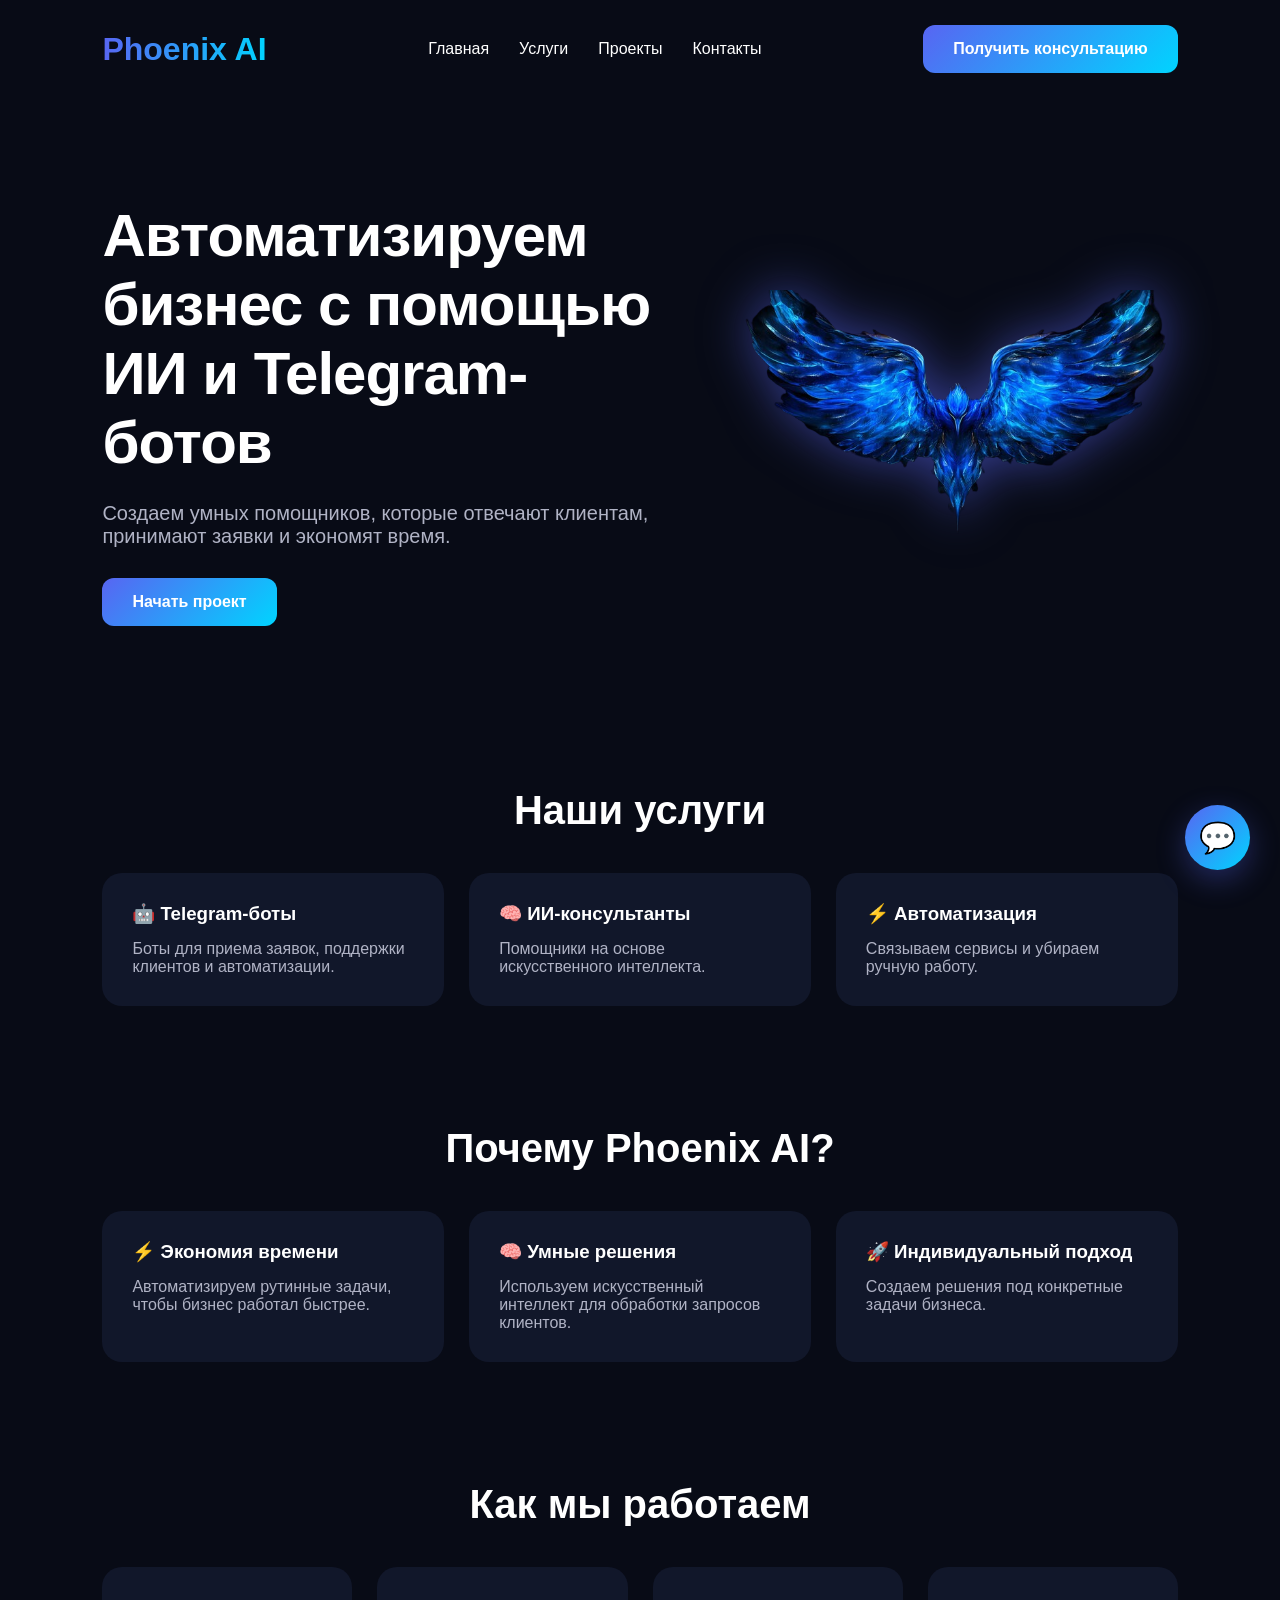
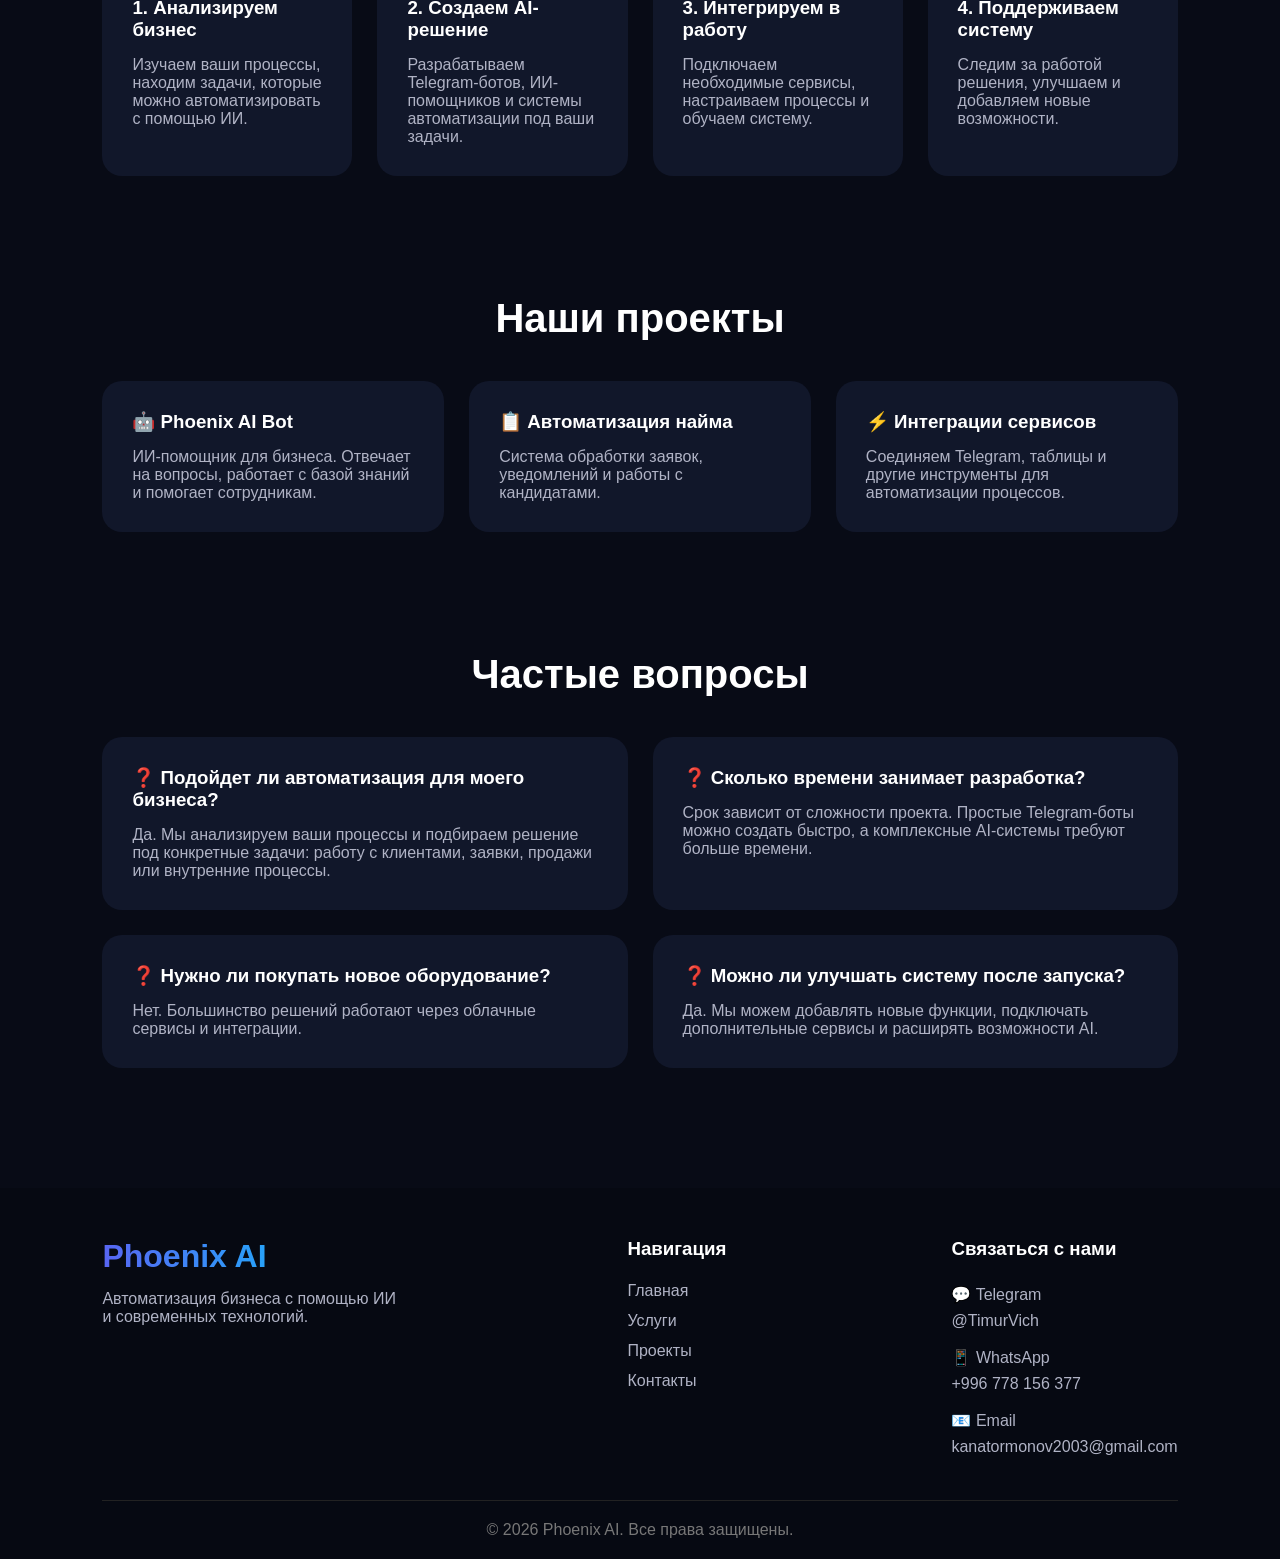
<file: index.html>
<!DOCTYPE html>
<html lang="ru">

<head>

    <meta charset="UTF-8">
    <meta name="viewport" content="width=device-width, initial-scale=1.0">

    <title>Phoenix AI — Автоматизация бизнеса</title>

    <link rel="stylesheet" href="css/style.css">

</head>


<body>


<header>


    <div class="logo">
        Phoenix AI
    </div>


    <nav>

    <a href="index.html">Главная</a>
    <a href="services.html">Услуги</a>
    <a href="projects.html">Проекты</a>
    <a href="contacts.html">Контакты</a>

</nav>

   <a href="https://forms.gle/KCaxCsBX9Lnig5Qx9" target="_blank">

<button class="main-btn">
    Получить консультацию
</button>

</a>
</header>




<section class="hero">


    <div class="hero-text">


        <h1>
    Автоматизируем бизнес
    с помощью ИИ и Telegram-ботов
        </h1>


        <p>
            Создаем умных помощников,
            которые отвечают клиентам,
            принимают заявки и экономят время.
        </p>


        <a href="https://forms.gle/jkhoKUyBxBMrserRA" target="_blank">

<button class="main-btn">
    Начать проект
</button>

</a>

    </div>

    <div class="hero-image">

    <img src="image/phoenix.png" alt="Phoenix AI">

</div>

</section>





<section class="services" id="services">


<h2>
Наши услуги
</h2>



<div class="cards">



<div class="card">

<h3>
🤖 Telegram-боты
</h3>

<p>
Боты для приема заявок,
поддержки клиентов и автоматизации.
</p>

</div>




<div class="card">

<h3>
🧠 ИИ-консультанты
</h3>

<p>
Помощники на основе искусственного интеллекта.
</p>

</div>




<div class="card">

<h3>
⚡ Автоматизация
</h3>

<p>
Связываем сервисы и убираем ручную работу.
</p>

</div>


</div>


</section>







<section class="advantages">


<h2>
Почему Phoenix AI?
</h2>



<div class="advantages-cards">



<div class="advantage">


<h3>
⚡ Экономия времени
</h3>


<p>
Автоматизируем рутинные задачи,
чтобы бизнес работал быстрее.
</p>


</div>





<div class="advantage">


<h3>
🧠 Умные решения
</h3>


<p>
Используем искусственный интеллект
для обработки запросов клиентов.
</p>


</div>





<div class="advantage">


<h3>
🚀 Индивидуальный подход
</h3>


<p>
Создаем решения под конкретные задачи бизнеса.
</p>


</div>



</div>


</section>


<section class="process">


<h2>
Как мы работаем
</h2>



<div class="process-cards">



<div class="process-card">

<h3>
1. Анализируем бизнес
</h3>

<p>
Изучаем ваши процессы,
находим задачи, которые можно
автоматизировать с помощью ИИ.
</p>

</div>




<div class="process-card">

<h3>
2. Создаем AI-решение
</h3>

<p>
Разрабатываем Telegram-ботов,
ИИ-помощников и системы автоматизации
под ваши задачи.
</p>

</div>




<div class="process-card">

<h3>
3. Интегрируем в работу
</h3>

<p>
Подключаем необходимые сервисы,
настраиваем процессы и обучаем систему.
</p>

</div>




<div class="process-card">

<h3>
4. Поддерживаем систему
</h3>

<p>
Следим за работой решения,
улучшаем и добавляем новые возможности.
</p>

</div>



</div>


</section>




<section class="projects" id="projects">


<h2>
Наши проекты
</h2>



<div class="projects-cards">



<div class="project">


<h3>
🤖 Phoenix AI Bot
</h3>


<p>
ИИ-помощник для бизнеса.
Отвечает на вопросы,
работает с базой знаний
и помогает сотрудникам.
</p>


</div>





<div class="project">


<h3>
📋 Автоматизация найма
</h3>


<p>
Система обработки заявок,
уведомлений и работы
с кандидатами.
</p>


</div>





<div class="project">


<h3>
⚡ Интеграции сервисов
</h3>


<p>
Соединяем Telegram,
таблицы и другие инструменты
для автоматизации процессов.
</p>


</div>



</div>


</section>

<section class="faq">


<h2>
Частые вопросы
</h2>



<div class="faq-cards">



<div class="faq-card">


<h3>
❓ Подойдет ли автоматизация для моего бизнеса?
</h3>


<p>
Да. Мы анализируем ваши процессы
и подбираем решение под конкретные задачи:
работу с клиентами, заявки, продажи или внутренние процессы.
</p>


</div>






<div class="faq-card">


<h3>
❓ Сколько времени занимает разработка?
</h3>


<p>
Срок зависит от сложности проекта.
Простые Telegram-боты можно создать быстро,
а комплексные AI-системы требуют больше времени.
</p>


</div>






<div class="faq-card">


<h3>
❓ Нужно ли покупать новое оборудование?
</h3>


<p>
Нет. Большинство решений работают
через облачные сервисы и интеграции.
</p>


</div>






<div class="faq-card">


<h3>
❓ Можно ли улучшать систему после запуска?
</h3>


<p>
Да. Мы можем добавлять новые функции,
подключать дополнительные сервисы
и расширять возможности AI.
</p>


</div>



</div>


</section>

<footer>


<div class="footer-container">



<div class="footer-logo">


<h2>
Phoenix AI
</h2>


<p>
Автоматизация бизнеса
с помощью ИИ и современных технологий.
</p>


</div>





<div class="footer-links">


<h3>
Навигация
</h3>


<a href="index.html">
Главная
</a>


<a href="services.html">
Услуги
</a>


<a href="projects.html">
Проекты
</a>


<a href="contacts.html">
Контакты
</a>


</div>






<div class="footer-contact">


<h3>
Связаться с нами
</h3>


<a href="https://t.me/TimurVich" target="_blank">

💬 Telegram

<br>

@TimurVich

</a>



<a href="https://wa.me/996778156377" target="_blank">

📱 WhatsApp

<br>

+996 778 156 377

</a>



<a href="mailto:kanatormonov2003@gmail.com">

📧 Email

<br>

kanatormonov2003@gmail.com

</a>


</div>



</div>





<div class="footer-bottom">


<p>
© 2026 Phoenix AI. Все права защищены.
</p>


</div>



</footer>

<div class="ai-chat-button">
    💬
</div>


<div class="ai-chat-window">

    <div class="chat-header">
        Phoenix AI
    </div>


    <div class="chat-body">
        <p>
        Здравствуйте! Я Phoenix AI.
        Чем могу помочь?
        </p>
    </div>


    <div class="chat-input">

        <input 
        type="text" 
        placeholder="Введите сообщение..."
        >

        <button>
        ➤
        </button>

    </div>

</div>


<script src="js/chat.js"></script>

</body>

</html>
</file>
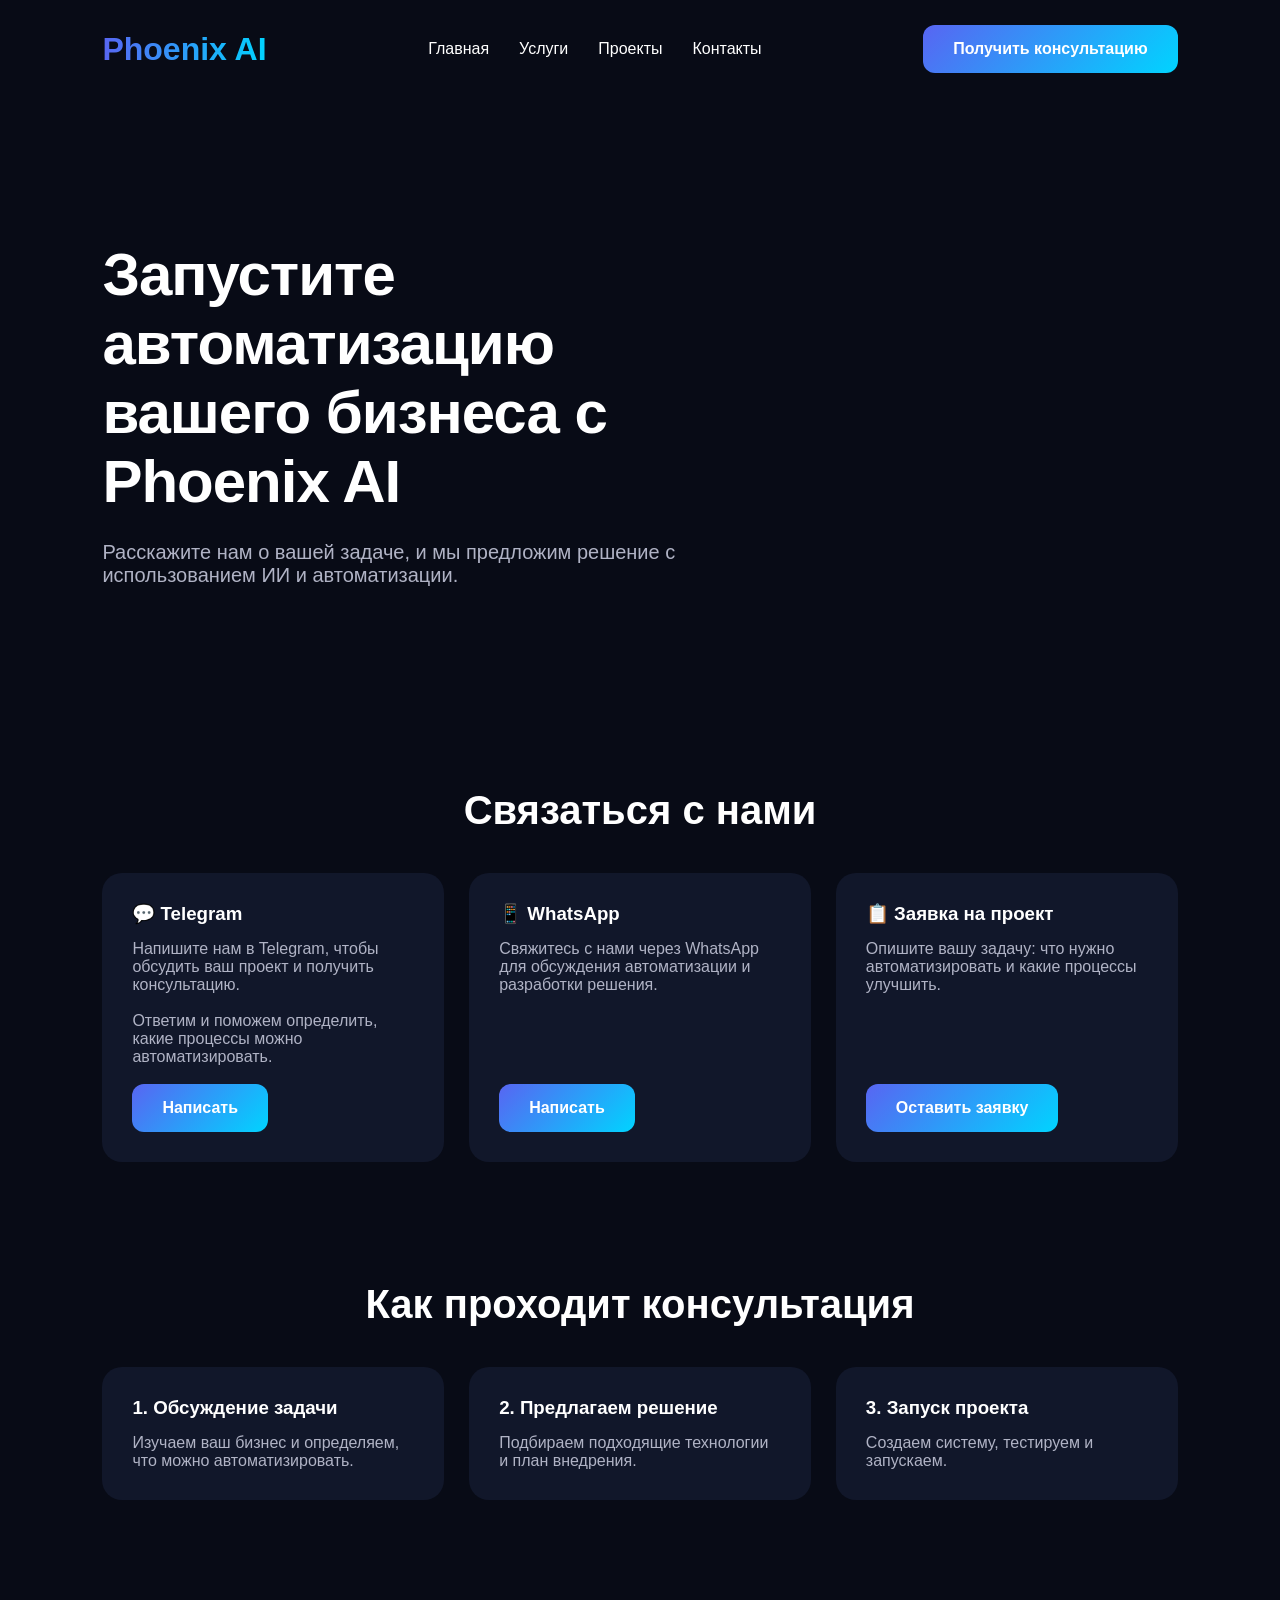
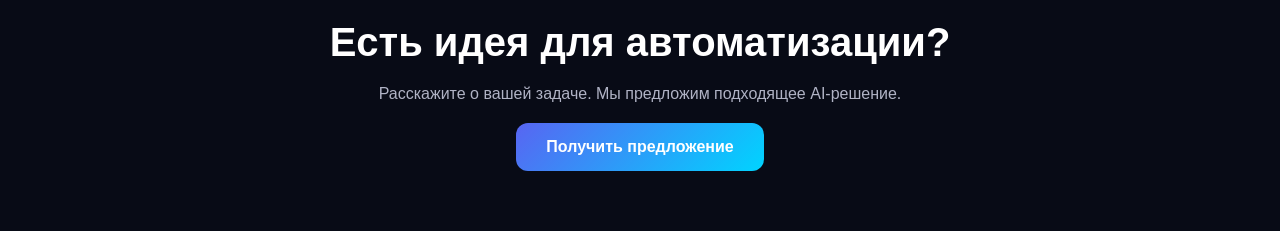
<file: contacts.html>
<!DOCTYPE html>
<html lang="ru">

<head>

    <meta charset="UTF-8">
    <meta name="viewport" content="width=device-width, initial-scale=1.0">

    <title>Phoenix AI — Контакты</title>

    <link rel="stylesheet" href="css/style.css">

</head>


<body>


<header>


    <div class="logo">
        Phoenix AI
    </div>


    <nav>

        <a href="index.html">Главная</a>
        <a href="services.html">Услуги</a>
        <a href="projects.html">Проекты</a>
        <a href="contacts.html">Контакты</a>

    </nav>


    <a href="contacts.html">

        <button class="main-btn">
            Получить консультацию
        </button>

    </a>


</header>







<section class="hero">


    <div class="hero-text">


        <h1>
    Запустите автоматизацию
    вашего бизнеса с Phoenix AI
</h1>

        <p>
            Расскажите нам о вашей задаче,
            и мы предложим решение
            с использованием ИИ
            и автоматизации.
        </p>


    </div>


</section>








<section class="services">


<h2>
Связаться с нами
</h2>



<div class="cards">





<div class="card">


<h3>
💬 Telegram
</h3>


<p>
Напишите нам в Telegram,
чтобы обсудить ваш проект
и получить консультацию.

<br><br>

Ответим и поможем определить,
какие процессы можно автоматизировать.
</p>


<br>


<a href="https://t.me/TimurVich" target="_blank">

<button class="main-btn">
Написать
</button>

</a>

</div>







<div class="card">


<h3>
📱 WhatsApp
</h3>


<p>
Свяжитесь с нами через WhatsApp
для обсуждения автоматизации
и разработки решения.
</p>


<br>


<a href="https://wa.me/996778156377" target="_blank">

<button class="main-btn">
Написать
</button>

</a>

</div>








<div class="card">


<h3>
📋 Заявка на проект
</h3>


<p>
Опишите вашу задачу:
что нужно автоматизировать
и какие процессы улучшить.
</p>


<br>


<a href="https://forms.gle/bDPc77UJMrY9WTk19" target="_blank">

<button class="main-btn">
Оставить заявку
</button>

</a>

</div>





</div>


</section>








<section class="advantages">


<h2>
Как проходит консультация
</h2>



<div class="advantages-cards">



<div class="advantage">


<h3>
1. Обсуждение задачи
</h3>


<p>
Изучаем ваш бизнес
и определяем,
что можно автоматизировать.
</p>


</div>





<div class="advantage">


<h3>
2. Предлагаем решение
</h3>


<p>
Подбираем подходящие технологии
и план внедрения.
</p>


</div>





<div class="advantage">


<h3>
3. Запуск проекта
</h3>


<p>
Создаем систему,
тестируем и запускаем.
</p>


</div>



</div>


</section>

<section class="cta">


<h2>
Есть идея для автоматизации?
</h2>


<p>
Расскажите о вашей задаче.
Мы предложим подходящее AI-решение.
</p>


<a href="https://forms.gle/bDPc77UJMrY9WTk19" target="_blank">

<button class="main-btn">
Получить предложение
</button>

</a>


</section>


</body>

</html>
</file>
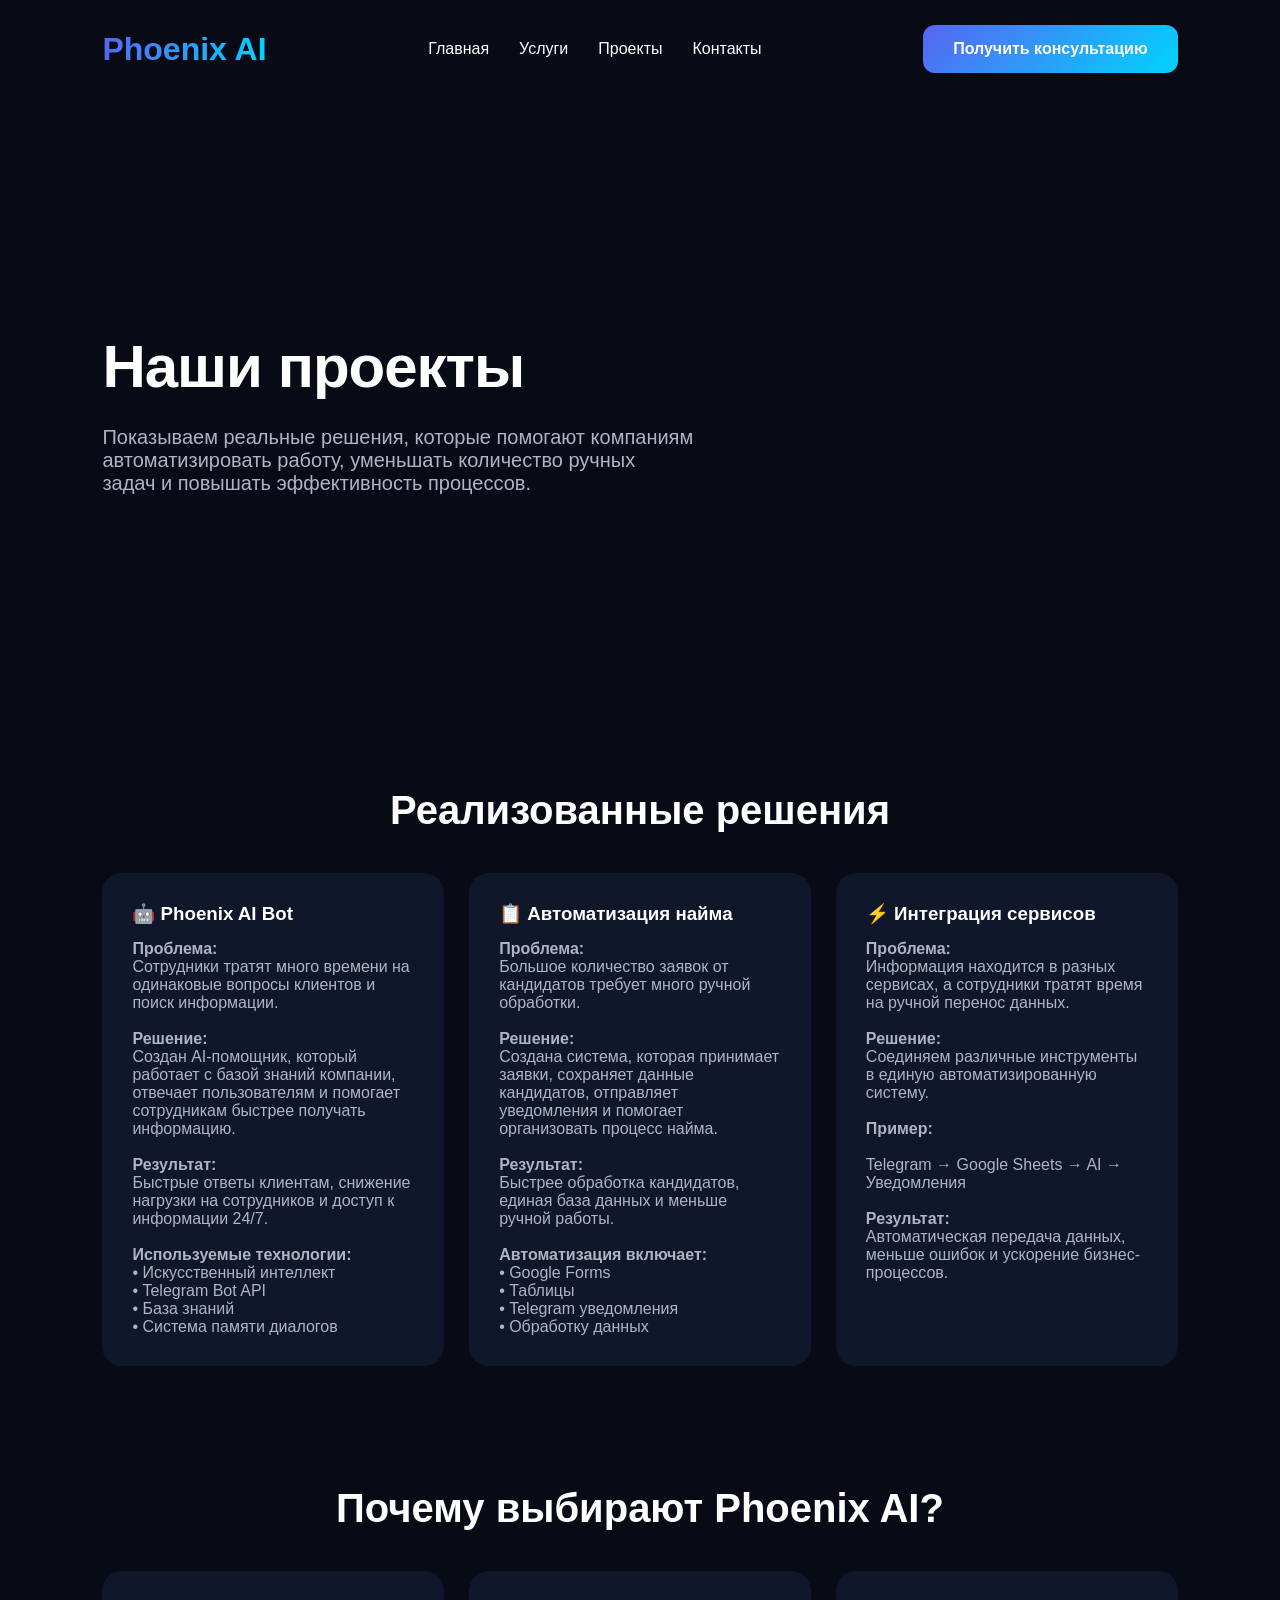
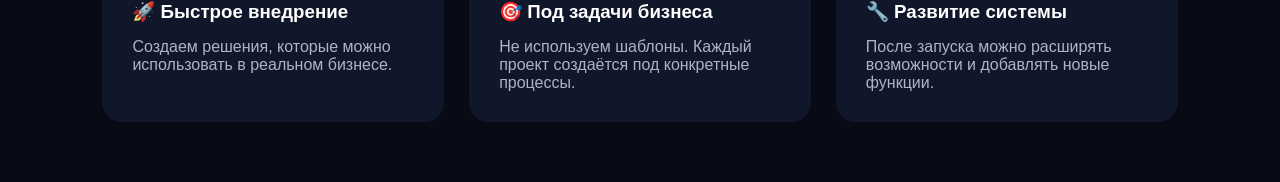
<file: projects.html>
<!DOCTYPE html>
<html lang="ru">

<head>

    <meta charset="UTF-8">
    <meta name="viewport" content="width=device-width, initial-scale=1.0">

    <title>Phoenix AI — Проекты</title>

    <link rel="stylesheet" href="css/style.css">

</head>


<body>


<header>


    <div class="logo">
        Phoenix AI
    </div>


    <nav>

        <a href="index.html">Главная</a>
        <a href="services.html">Услуги</a>
        <a href="projects.html">Проекты</a>
        <a href="contacts.html">Контакты</a>

    </nav>


    <a href="contacts.html">

        <button class="main-btn">
            Получить консультацию
        </button>

    </a>


</header>





<section class="hero">


    <div class="hero-text">


        <h1>
            Наши проекты
        </h1>


        <p>
Показываем реальные решения,
которые помогают компаниям автоматизировать
работу, уменьшать количество ручных задач
и повышать эффективность процессов.
</p>

    </div>


</section>







<section class="projects">


<h2>
Реализованные решения
</h2>



<div class="projects-cards">





<div class="project">


<h3>
🤖 Phoenix AI Bot
</h3>


<p>

<b>Проблема:</b><br>

Сотрудники тратят много времени
на одинаковые вопросы клиентов
и поиск информации.


<br><br>


<b>Решение:</b><br>

Создан AI-помощник, который работает
с базой знаний компании, отвечает пользователям
и помогает сотрудникам быстрее получать информацию.


<br><br>


<b>Результат:</b><br>

Быстрые ответы клиентам,
снижение нагрузки на сотрудников
и доступ к информации 24/7.


<br><br>


<b>Используемые технологии:</b>

<br>

• Искусственный интеллект

<br>

• Telegram Bot API

<br>

• База знаний

<br>

• Система памяти диалогов


</p>


</div>








<div class="project">


<h3>
📋 Автоматизация найма
</h3>


<p>

<b>Проблема:</b><br>

Большое количество заявок от кандидатов
требует много ручной обработки.


<br><br>


<b>Решение:</b><br>

Создана система, которая принимает заявки,
сохраняет данные кандидатов,
отправляет уведомления
и помогает организовать процесс найма.


<br><br>


<b>Результат:</b><br>

Быстрее обработка кандидатов,
единая база данных
и меньше ручной работы.


<br><br>


<b>Автоматизация включает:</b>

<br>

• Google Forms

<br>

• Таблицы

<br>

• Telegram уведомления

<br>

• Обработку данных


</p>

</div>








<div class="project">


<h3>
⚡ Интеграция сервисов
</h3>


<p>

<b>Проблема:</b><br>

Информация находится в разных сервисах,
а сотрудники тратят время на ручной перенос данных.


<br><br>


<b>Решение:</b><br>

Соединяем различные инструменты
в единую автоматизированную систему.


<br><br>


<b>Пример:</b>

<br><br>

Telegram → Google Sheets → AI → Уведомления


<br><br>


<b>Результат:</b><br>

Автоматическая передача данных,
меньше ошибок и ускорение бизнес-процессов.


</p>


</div>





</div>


</section>







<section class="advantages">


<h2>
Почему выбирают Phoenix AI?
</h2>



<div class="advantages-cards">



<div class="advantage">


<h3>
🚀 Быстрое внедрение
</h3>


<p>
Создаем решения,
которые можно использовать
в реальном бизнесе.
</p>


</div>




<div class="advantage">


<h3>
🎯 Под задачи бизнеса
</h3>


<p>
Не используем шаблоны.
Каждый проект создаётся
под конкретные процессы.
</p>


</div>




<div class="advantage">


<h3>
🔧 Развитие системы
</h3>


<p>
После запуска можно
расширять возможности
и добавлять новые функции.
</p>


</div>



</div>


</section>



</body>

</html>
</file>
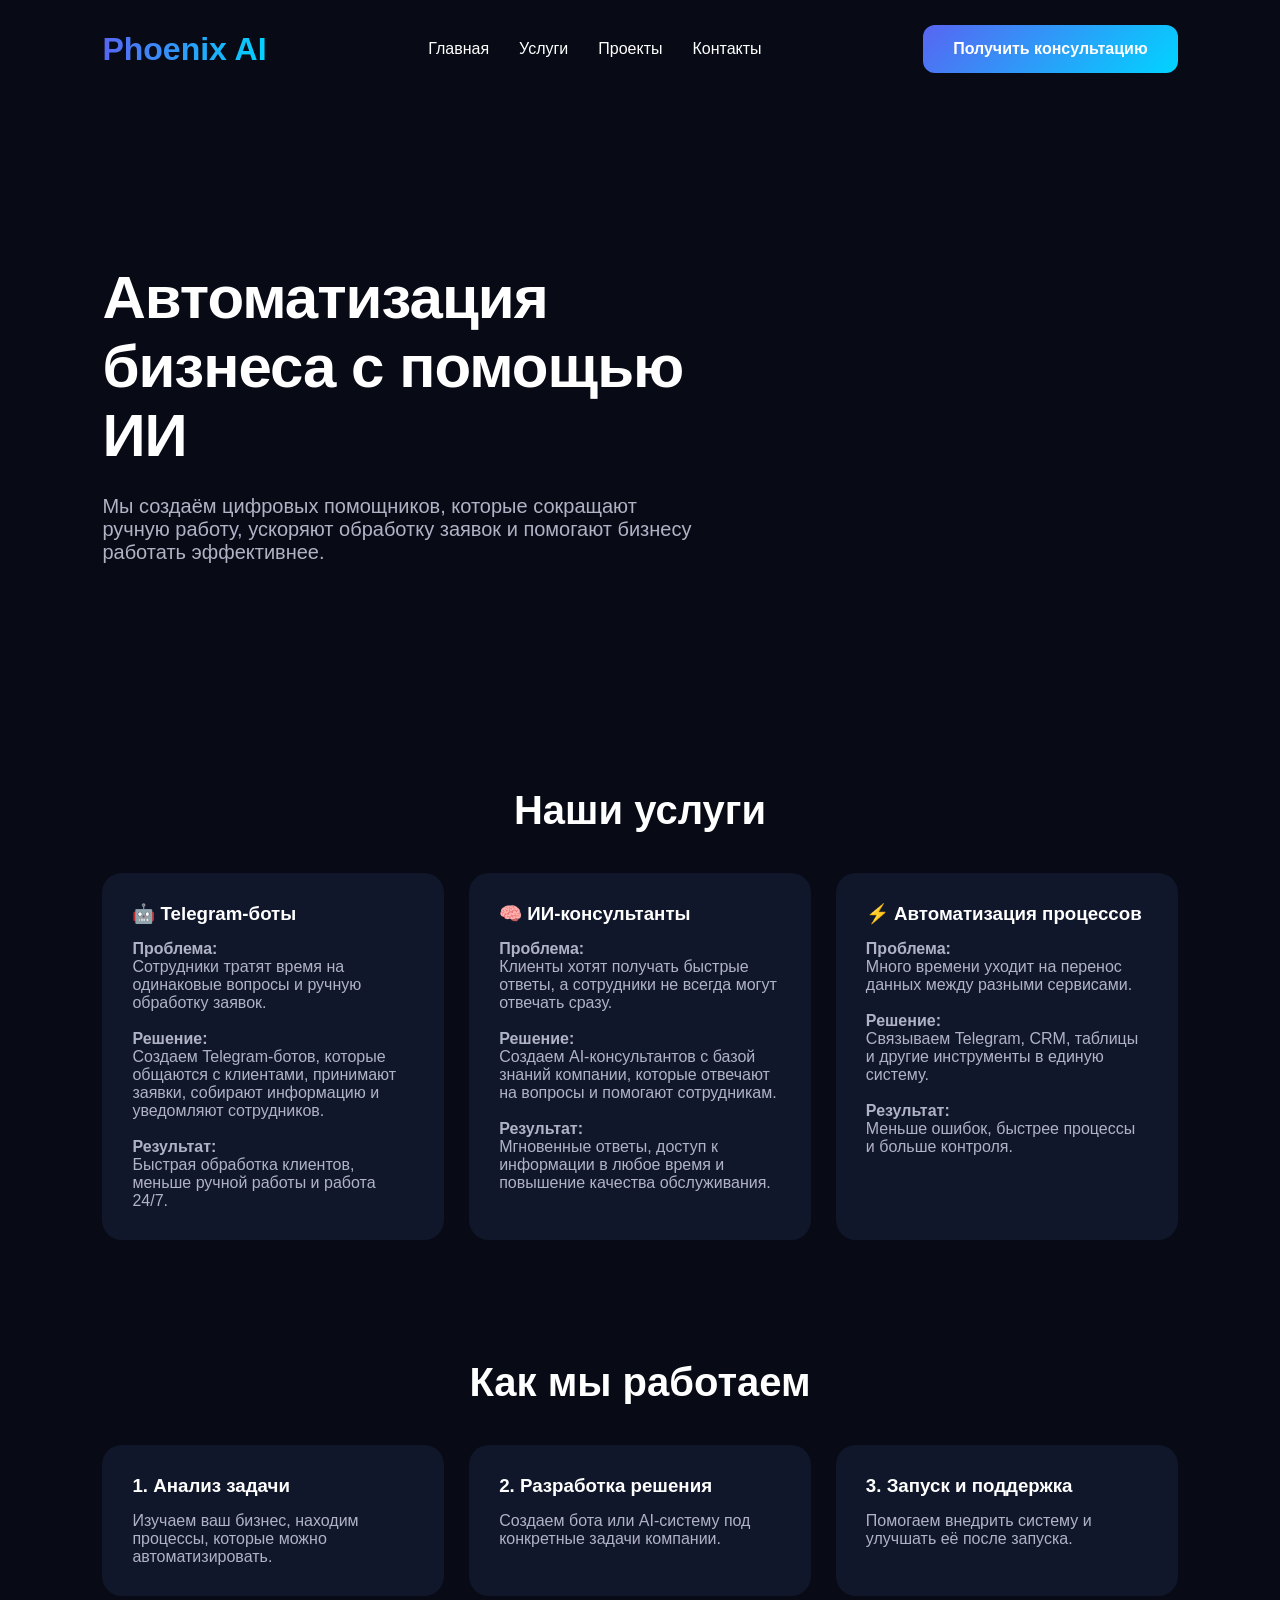
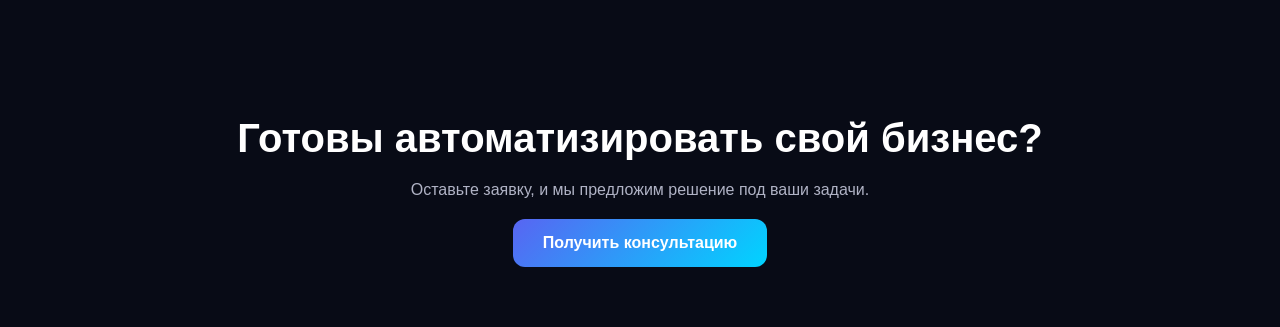
<file: services.html>
<!DOCTYPE html>
<html lang="ru">

<head>

    <meta charset="UTF-8">
    <meta name="viewport" content="width=device-width, initial-scale=1.0">

    <title>Phoenix AI — Услуги</title>

    <link rel="stylesheet" href="css/style.css">

</head>


<body>


<header>


    <div class="logo">
        Phoenix AI
    </div>


    <nav>

        <a href="index.html">Главная</a>
        <a href="services.html">Услуги</a>
        <a href="projects.html">Проекты</a>
        <a href="contacts.html">Контакты</a>

    </nav>


    <a href="contacts.html">

        <button class="main-btn">
            Получить консультацию
        </button>

    </a>


</header>




<section class="hero">


    <div class="hero-text">


        <h1>
            Автоматизация бизнеса
            с помощью ИИ
        </h1>


        <p>
            Мы создаём цифровых помощников,
            которые сокращают ручную работу,
            ускоряют обработку заявок
            и помогают бизнесу работать эффективнее.
        </p>


    </div>


</section>





<section class="services">


<h2>
Наши услуги
</h2>



<div class="cards">



<div class="card">


<h3>
🤖 Telegram-боты
</h3>


<p>

<b>Проблема:</b><br>
Сотрудники тратят время на одинаковые вопросы
и ручную обработку заявок.

<br><br>

<b>Решение:</b><br>
Создаем Telegram-ботов, которые общаются
с клиентами, принимают заявки,
собирают информацию и уведомляют сотрудников.

<br><br>

<b>Результат:</b><br>
Быстрая обработка клиентов,
меньше ручной работы и работа 24/7.

</p>

</div>





<div class="card">


<h3>
🧠 ИИ-консультанты
</h3>


<p>

<b>Проблема:</b><br>
Клиенты хотят получать быстрые ответы,
а сотрудники не всегда могут отвечать сразу.

<br><br>

<b>Решение:</b><br>
Создаем AI-консультантов с базой знаний компании,
которые отвечают на вопросы и помогают сотрудникам.

<br><br>

<b>Результат:</b><br>
Мгновенные ответы,
доступ к информации в любое время
и повышение качества обслуживания.

</p>

</div>





<div class="card">


<h3>
⚡ Автоматизация процессов
</h3>


<p>

<b>Проблема:</b><br>
Много времени уходит на перенос данных
между разными сервисами.

<br><br>

<b>Решение:</b><br>
Связываем Telegram, CRM, таблицы
и другие инструменты в единую систему.

<br><br>

<b>Результат:</b><br>
Меньше ошибок,
быстрее процессы и больше контроля.

</p>

</div>



</div>


</section>





<section class="advantages">


<h2>
Как мы работаем
</h2>



<div class="advantages-cards">



<div class="advantage">


<h3>
1. Анализ задачи
</h3>


<p>
Изучаем ваш бизнес,
находим процессы,
которые можно автоматизировать.
</p>


</div>




<div class="advantage">


<h3>
2. Разработка решения
</h3>


<p>
Создаем бота или AI-систему
под конкретные задачи компании.
</p>


</div>




<div class="advantage">


<h3>
3. Запуск и поддержка
</h3>


<p>
Помогаем внедрить систему
и улучшать её после запуска.
</p>


</div>



</div>


</section>

<section class="cta">


<h2>
Готовы автоматизировать свой бизнес?
</h2>


<p>
Оставьте заявку, и мы предложим решение под ваши задачи.
</p>


<a href="contacts.html">

<button class="main-btn">
Получить консультацию
</button>

</a>


</section>

</body>

</html>
</file>
<file: css/style.css>
* {

    margin: 0;
    padding: 0;
    box-sizing: border-box;

}



body {

    background: #080b16;

    color: white;

    font-family: Arial, sans-serif;

}



/* HEADER */


header {

    display: flex;

    justify-content: space-between;

    align-items: center;

    padding: 25px 8%;

}


nav {

    display: flex;

    align-items: center;

}



.logo {

    font-size: 32px;

    font-weight: 800;


    background: linear-gradient(
        90deg,
        #5865f2,
        #00d4ff
    );


    background-clip: text;

    -webkit-background-clip: text;

    color: transparent;

}



nav a {

    color: white;

    text-decoration: none;

    margin: 0 15px;

    transition: 0.3s;

}



nav a:hover {

    color: #00d4ff;

}





/* BUTTON */


.main-btn {


    background: linear-gradient(
        135deg,
        #5865f2,
        #00d4ff
    );


    color: white;

    border: none;

    padding: 15px 30px;

    border-radius: 12px;

    cursor: pointer;

    font-size: 16px;

    font-weight: bold;

    transition: 0.3s;


}



.main-btn:hover {


    transform: translateY(-3px);


    box-shadow:
    0 10px 30px #5865f255;


}





/* HERO */


.hero {


    min-height: 70vh;


    display: flex;

    justify-content: space-between;

    align-items: center;


    gap: 60px;


    padding: 50px 8%;


}



.hero-text {


    width: 55%;


}



.hero h1 {


    font-size: 60px;


    line-height: 1.15;


    font-weight: 800;


    letter-spacing: -1px;


    max-width: 650px;


}



.hero p {


    margin-top: 25px;


    font-size: 20px;


    color: #b0b3c5;


    max-width: 600px;


}



.hero .main-btn {


    margin-top: 30px;


}



.hero-image {


    display: flex;

    justify-content: center;

    align-items: center;


}



.hero-image img {


    width: 450px;

    max-width: 100%;


    filter:

    drop-shadow(0 0 25px rgba(88,101,242,0.55));


    animation: float 3s infinite ease-in-out;


}



@keyframes float {


    0% {

        transform: translateY(0);

    }


    50% {

        transform: translateY(-15px);

    }


    100% {

        transform: translateY(0);

    }


}







/* SERVICES */


.services {


    padding: 60px 8%;


}



.services h2,


.advantages h2,


.projects h2 {


    text-align: center;

    font-size: 40px;


}



.cards,


.advantages-cards,


.projects-cards {


    display: flex;


    gap: 25px;


    margin-top: 40px;


}





.card,


.advantage,


.project {


    background: #11172a;


    padding: 30px;


    border-radius: 20px;


    flex: 1;


    transition: 0.3s;


}




.card:hover,


.advantage:hover,


.project:hover {


    transform: translateY(-10px);


    background: #18213d;


}




.card h3,


.advantage h3,


.project h3 {


    margin-bottom: 15px;


}




.card p,


.advantage p,


.project p {


    color: #b0b3c5;


}







/* ADVANTAGES */


.advantages {


    padding: 60px 8%;


}







/* PROJECTS */


.projects {


    padding: 60px 8%;


}








/* MOBILE */


@media(max-width:768px){



header {


    flex-direction: column;

    gap: 25px;


}



nav {


    display: flex;

    flex-direction: column;

    gap: 15px;


}



.hero {


    flex-direction: column;

    text-align: center;


}



.hero-text {


    width: 100%;


}



.hero h1 {


    font-size: 38px;


}



.hero-image img {


    width: 300px;


}



.cards,


.advantages-cards,


.projects-cards {


    flex-direction: column;


}


}
/* PROCESS */


.process {

    padding: 60px 8%;

}



.process h2 {

    text-align: center;

    font-size: 40px;

}



.process-cards {

    display: flex;

    gap: 25px;

    margin-top: 40px;

}



.process-card {

    background: #11172a;

    padding: 30px;

    border-radius: 20px;

    flex: 1;

    transition: 0.3s;

}



.process-card:hover {

    transform: translateY(-10px);

    background: #18213d;

}



.process-card h3 {

    margin-bottom: 15px;

}



.process-card p {

    color: #b0b3c5;

}
/* FAQ */


.faq {

    padding: 60px 8%;

}



.faq h2 {

    text-align: center;

    font-size: 40px;

}



.faq-cards {

    display: grid;

    grid-template-columns: repeat(2, 1fr);

    gap: 25px;

    margin-top: 40px;

}



.faq-card {

    background: #11172a;

    padding: 30px;

    border-radius: 20px;

    transition: 0.3s;

}



.faq-card:hover {

    transform: translateY(-8px);

    background: #18213d;

}



.faq-card h3 {

    margin-bottom: 15px;

}



.faq-card p {

    color: #b0b3c5;

}



@media(max-width:768px){


.faq-cards {

    grid-template-columns: 1fr;

}


}
/* FOOTER */


footer {

    background: #060912;

    padding: 50px 8% 20px;

    margin-top: 60px;

}



.footer-container {

    display: flex;

    justify-content: space-between;

    gap: 40px;

}



.footer-logo h2 {

    font-size: 32px;


    background: linear-gradient(
        90deg,
        #5865f2,
        #00d4ff
    );


    -webkit-background-clip: text;

    color: transparent;

}



.footer-logo p {

    color: #b0b3c5;

    margin-top: 15px;

    max-width: 300px;

}





.footer-links,
.footer-contact {

    display: flex;

    flex-direction: column;

    gap: 12px;

}



.footer-links h3,
.footer-contact h3 {

    margin-bottom: 10px;

}



.footer-links a {

    color: #b0b3c5;

    text-decoration: none;

}



.footer-links a:hover {

    color: #00d4ff;

}



.footer-bottom {

    margin-top: 40px;

    padding-top: 20px;

    border-top: 1px solid #222;

    text-align: center;

    color: #777;

}





@media(max-width:768px){


.footer-container {

    flex-direction: column;

}


}
.footer-contact a {

    color: #b0b3c5;

    text-decoration: none;

    line-height: 1.6;

}



.footer-contact a:hover {

    color: #00d4ff;

}
.main-btn-link {

    text-decoration: none;

}
.cta {

    padding:60px 8%;

    text-align:center;

}



.cta h2 {

    font-size:40px;

}



.cta p {

    color:#b0b3c5;

    margin:20px 0;

}
.cta {

    padding:60px 8%;

    text-align:center;

}


.cta h2 {

    font-size:40px;

}


.cta p {

    color:#b0b3c5;

    margin:20px 0;

}
.card {

    display: flex;
    flex-direction: column;

}


.card p {

    flex-grow: 1;

}


.card .main-btn {

    align-self: flex-start;

}
.advantage {

    width: 100%;

}
@media(max-width:768px){

    .advantages-cards,
    .cards,
    .projects-cards {

        width: 100%;

    }


    .advantage,
    .card,
    .project {

        width: 100%;

    }

}
@media(max-width:768px){

    .process-cards {

        flex-direction: column;
        width: 100%;

    }


    .process-card {

        width: 100%;

    }

}
/* AI CHAT */


.ai-chat-button {

    position: fixed;

    right: 30px;
    bottom: 30px;

    width: 65px;
    height: 65px;

    border-radius: 50%;

    background: linear-gradient(
        135deg,
        #5865f2,
        #00d4ff
    );

    display: flex;

    justify-content: center;

    align-items: center;

    font-size: 30px;

    cursor: pointer;

    box-shadow:
    0 10px 30px #5865f255;

    transition: 0.3s;

    z-index: 1000;

}


.ai-chat-button:hover {

    transform: translateY(-5px);

}





.ai-chat-window {


    position: fixed;


    right: 30px;

    bottom: 110px;


    width: 350px;


    height: 450px;


    background: #11172a;


    border-radius: 20px;


    display: none;


    flex-direction: column;


    overflow: hidden;


    box-shadow:
    0 20px 50px #00000080;


    z-index: 1000;


}




.chat-header {


    padding: 20px;


    background: linear-gradient(
        135deg,
        #5865f2,
        #00d4ff
    );


    font-weight: bold;


    font-size: 20px;


}





.chat-body {


    flex: 1;


    padding: 20px;


    overflow-y: auto;


    color: #b0b3c5;


}





.chat-input {


    display: flex;


    padding: 15px;


    gap: 10px;


}




.chat-input input {


    flex: 1;


    background: #080b16;


    border: none;


    border-radius: 10px;


    padding: 12px;


    color: white;


}




.chat-input button {


    width: 45px;


    border: none;


    border-radius: 10px;


    cursor: pointer;


    background: #5865f2;


    color:white;


}





@media(max-width:768px){


.ai-chat-window {


    right:15px;

    left:15px;

    width:auto;


}



.ai-chat-button {


    right:20px;

    bottom:20px;


}


}
</file>
